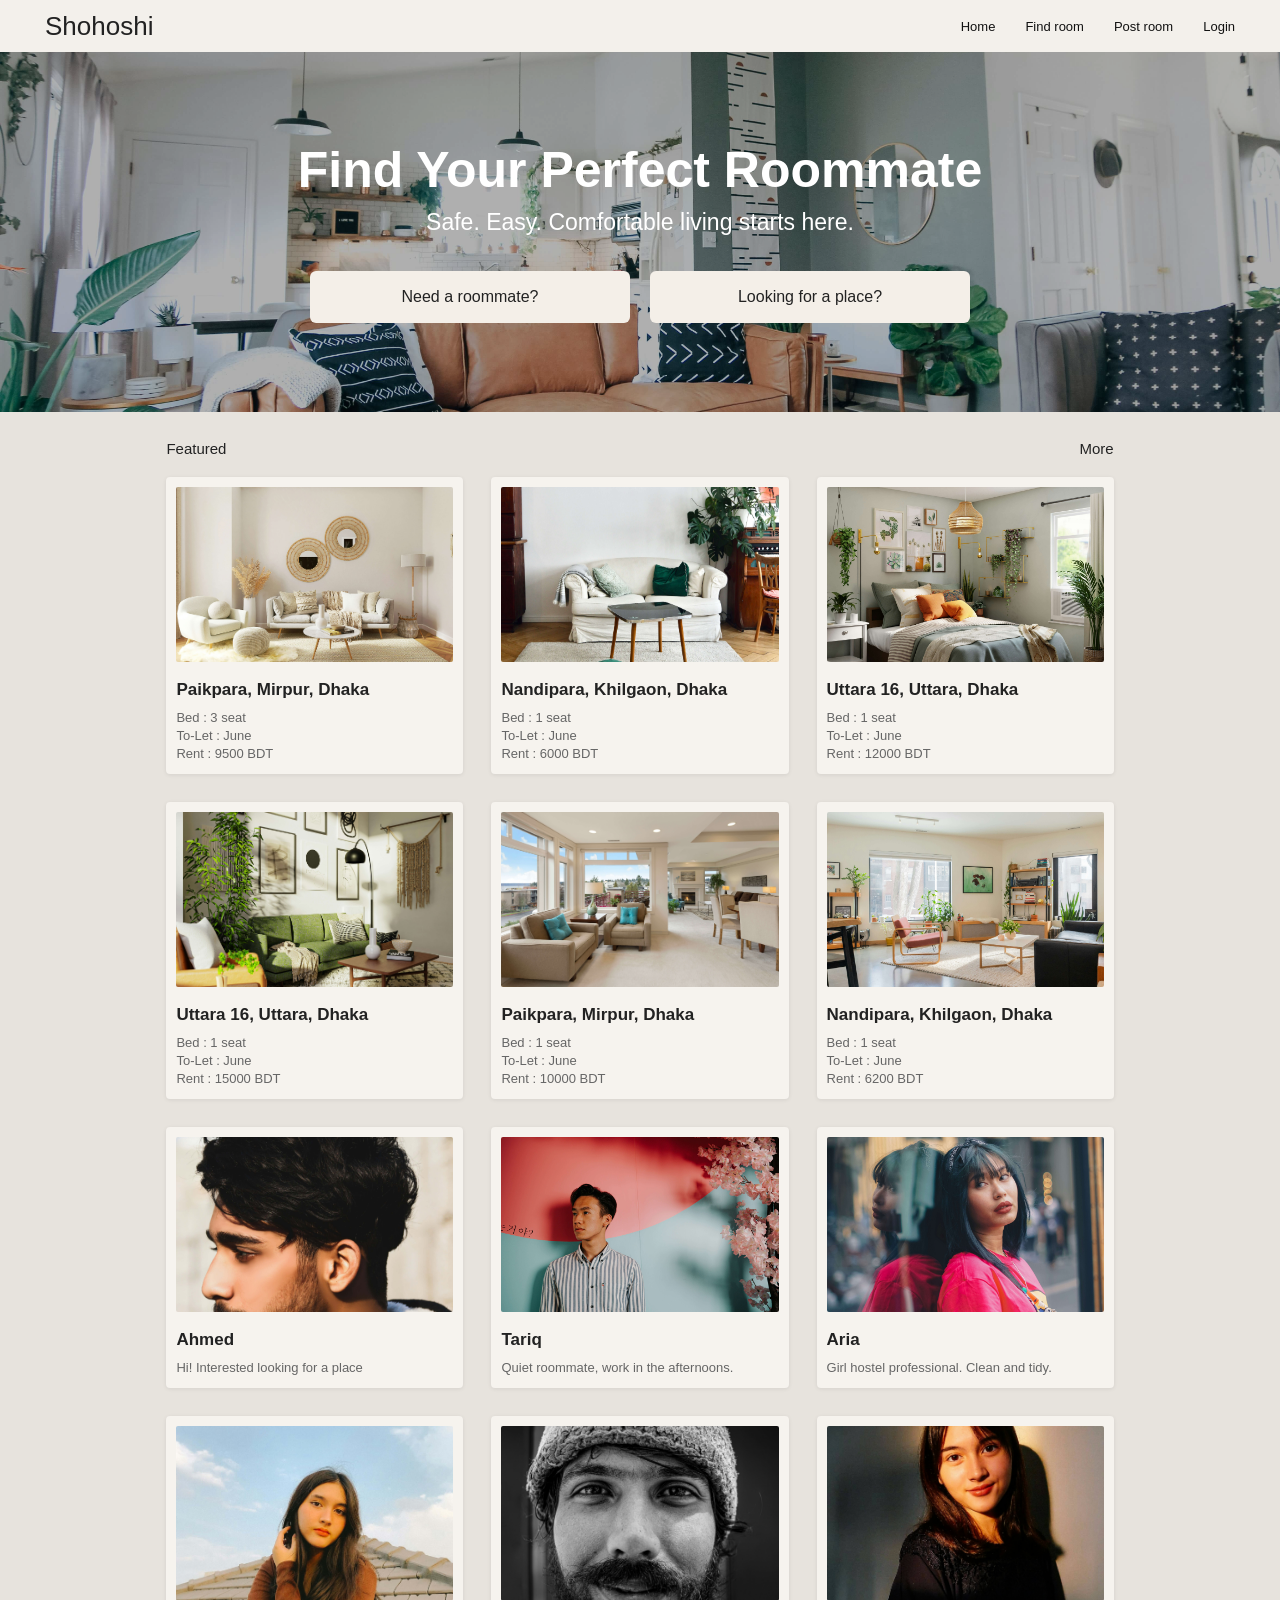
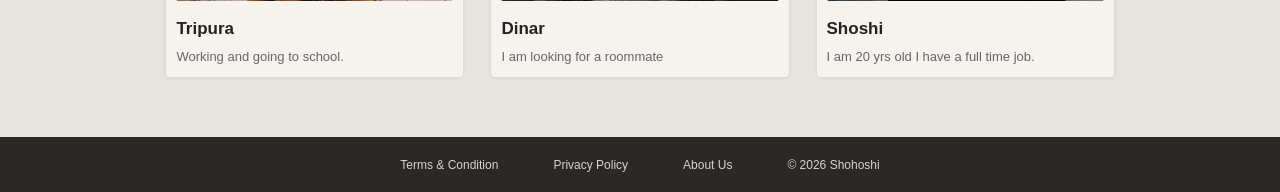
<file: index.html>
<!DOCTYPE html>
<html lang="en">
<head>
    <meta charset="UTF-8">
    <meta name="viewport" content="width=device-width, initial-scale=1.0">
    <title>Shohoshi</title>
    <link rel="stylesheet" href="index.css">
</head>
<body>

<!-- header -->

<div class="header">

    <div class="logo">
        Shohoshi
    </div>

    <div class="menu">
        <a href="index.html">Home</a>
        <a href="ROOMS.HTML">Find room</a>
        <a href="ROOMS.HTML">Post room</a>
        <a href="login.html">Login</a>
    </div>

</div>
<!-- banner -->
<div class="banner">

    <div class="overlay"></div>

    <img src="image/kara-eads-L7EwHkq1B2s-unsplash.jpg" alt="">

    <div class="bannercontent">

        <h1>Find Your Perfect Roommate</h1>

        <p>Safe. Easy. Comfortable living starts here.</p>

        <div class="searchbox">

            <div class="searchbtn">
                Need a roommate?
            </div>

            <div class="searchbtn">
                Looking for a place?
            </div>

        </div>

    </div>

</div>


<!-- featured -->

<div class="featuredhead">

    <div class="left">
        Featured
    </div>

    <div class="right">
        More
    </div>

</div>



<!-- rooncards -->

<div class="cardwrapper">

    <!-- card 1 -->

    <div class="card">

        <img src="image/spacejoy-c0JoR_-2x3E-unsplash.jpg" alt="">

        <div class="cardinfo">

            <h3>Paikpara, Mirpur, Dhaka</h3>

            <p>Bed : 3 seat</p>

            <p>To-Let : June</p>

            <p>Rent : 9500 BDT</p>

        </div>

    </div>


    <!-- CARD 2 -->

    <div class="card">

        <img src="image/julia-RuCVvjuyNeQ-unsplash.jpg" alt="">

        <div class="cardinfo">

            <h3>Nandipara, Khilgaon, Dhaka</h3>

            <p>Bed : 1 seat</p>

            <p>To-Let : June</p>

            <p>Rent : 6000 BDT</p>

        </div>

    </div>


    <!-- CARD 3 -->

    <div class="card">

        <img src="image/spacejoy-nEtpvJjnPVo-unsplash.jpg" alt="">

        <div class="cardinfo">

            <h3>Uttara 16, Uttara, Dhaka</h3>

            <p>Bed : 1 seat</p>

            <p>To-Let : June</p>

            <p>Rent : 12000 BDT</p>

        </div>

    </div>


    <!-- CARD 4 -->

    <div class="card">

        <img src="image/spacejoy-0JGRXomKXSw-unsplash.jpg" alt="">

        <div class="cardinfo">

            <h3>Uttara 16, Uttara, Dhaka</h3>

            <p>Bed : 1 seat</p>

            <p>To-Let : June</p>

            <p>Rent : 15000 BDT</p>

        </div>

    </div>


    <!-- CARD 5 -->

    <div class="card">

        <img src="image/francesca-tosolini-tHkJAMcO3QE-unsplash.jpg" alt="">

        <div class="cardinfo">

            <h3>Paikpara, Mirpur, Dhaka</h3>

            <p>Bed : 1 seat</p>

            <p>To-Let : June</p>

            <p>Rent : 10000 BDT</p>

        </div>

    </div>


    <!-- CARD 6 -->

    <div class="card">

        <img src="image/jon-stebbe-paydk0JcIOQ-unsplash.jpg" alt="">

        <div class="cardinfo">

            <h3>Nandipara, Khilgaon, Dhaka</h3>

            <p>Bed : 1 seat</p>

            <p>To-Let : June</p>

            <p>Rent : 6200 BDT</p>

        </div>

    </div>


    <!-- PERSON 1 -->

    <div class="card">

        <img src="image/ahmed-sheraz-QS5EXi_k3Ik-unsplash.jpg" alt="">

        <div class="cardinfo">

            <h3>Ahmed</h3>

            <p>Hi! Interested looking for a place</p>

        </div>

    </div>


    <!-- PERSON 2 -->

    <div class="card">

        <img src="image/himal-rana-w-X7HsQjvf4-unsplash.jpg" alt="">

        <div class="cardinfo">

            <h3>Tariq</h3>

            <p>Quiet roommate, work in the afternoons.</p>

        </div>

    </div>


    <!-- PERSON 3 -->

    <div class="card">

        <img src="image/airiz-Uj0nq-S5e2k-unsplash.jpg" alt="">

        <div class="cardinfo">

            <h3>Aria</h3>

            <p>Girl hostel professional. Clean and tidy.</p>

        </div>

    </div>


    <!-- PERSON 4 -->

    <div class="card">

        <img src="image/ary-pura-p028ezc_qOY-unsplash.jpg" alt="">

        <div class="cardinfo">

            <h3>Tripura</h3>

            <p>Working and going to school.</p>

        </div>

    </div>


    <!-- PERSON 5 -->

    <div class="card">

        <img src="image/arturo-madrid-Gc5mSOSpXWY-unsplash.jpg" alt="">

        <div class="cardinfo">

            <h3>Dinar</h3>

            <p>I am looking for a roommate</p>

        </div>

    </div>


    <!-- PERSON 6 -->

    <div class="card">

        <img src="image/ary-pura-T_x24y6onag-unsplash.jpg" alt="">

        <div class="cardinfo">

            <h3>Shoshi</h3>

            <p>I am 20 yrs old I have a full time job.</p>

        </div>

    </div>

</div>



<!-- FOOTER -->

<div class="footer">

    <div>Terms & Condition</div>
    <div>Privacy Policy</div>
    <div>About Us</div>
    <div>© 2026 Shohoshi</div>

</div>

</body>
</html>
</file>
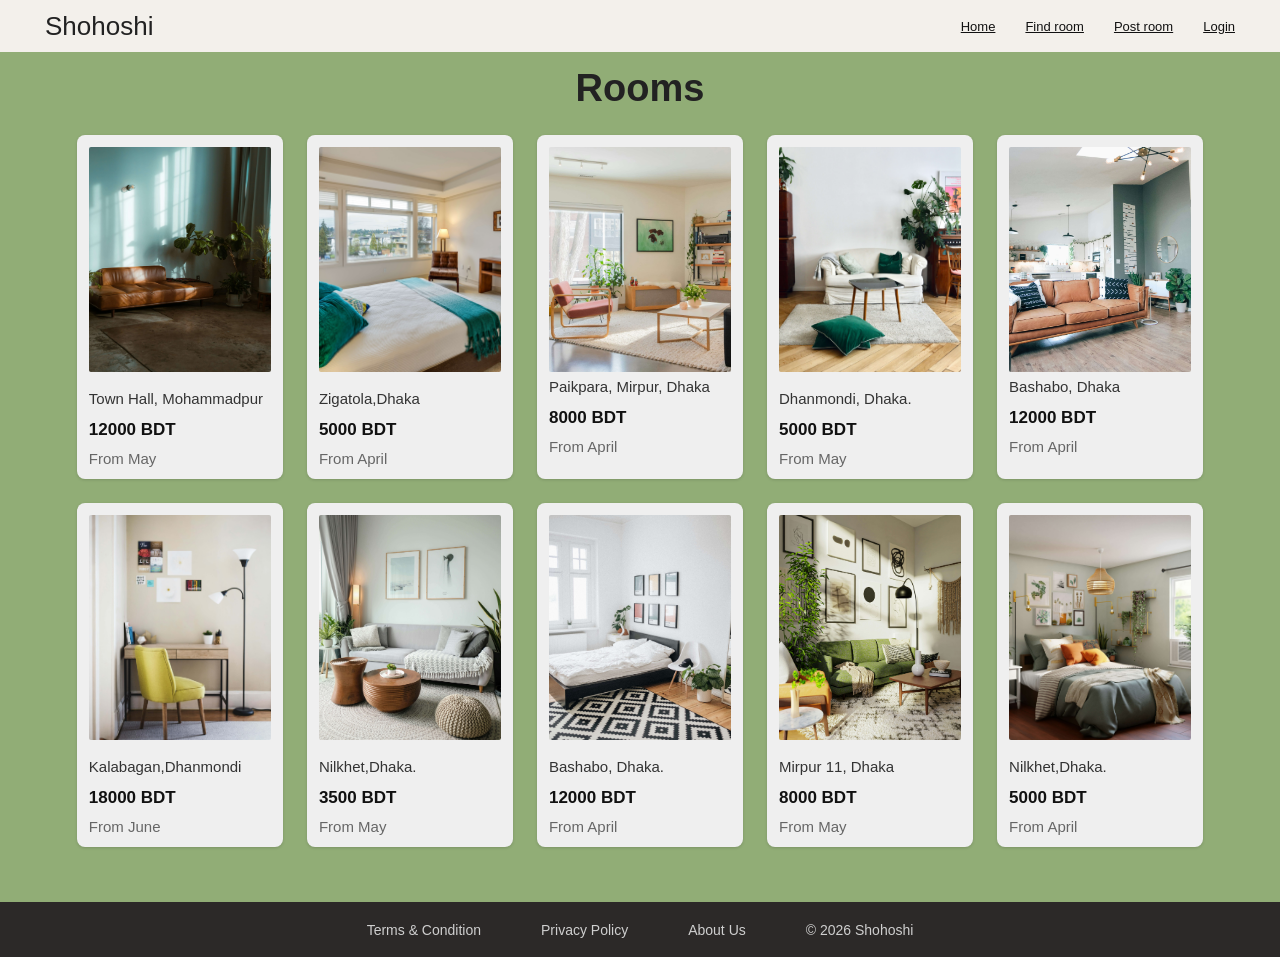
<file: ROOMS.HTML>
<!DOCTYPE html>
<html lang="en">
<head>
    <meta charset="UTF-8">
    <meta name="viewport" content="width=device-width, initial-scale=1.0">
    <title>Rooms</title>
    <link rel="stylesheet" href="ROOMS.CSS"> 
</head>
<body>
    <!-- header -->
    <div class="header">

    <div class="logo">
        Shohoshi
    </div>

    <div class="menu">
        <a href="index.html">Home</a>
        <a href="ROOMS.HTML">Find room</a>
        <a href="ROOMS.HTML">Post room</a>
        <a href="login.html">Login</a>
    </div>

</div>

<!-- title -->

<div class="title">
    <h1>Rooms</h1>
</div>

<!--ROOM CARDS -->
 

<div class="roomwrapper">

    <!-- CARD 1 -->
    <div class="roomcard">
        <img src="image/alen-kajtezovic-d5aIXRApA4k-unsplash.jpg" alt="">
        <div class="roominfo">
            <div class="location">Town Hall, Mohammadpur</div>
            <div class="price">12000 BDT</div>
            <div class="date">From May</div>
        </div>
    </div>

    <!-- CARD 2 -->
    <div class="roomcard">
        <img src="image/francesca-tosolini-w1RE0lBbREo-unsplash.jpg" alt="">
        <div class="roominfo">
            <div class="location">Zigatola,Dhaka</div>
            <div class="price">5000 BDT</div>
            <div class="date">From April</div>
        </div>
    </div>

    <!-- CARD 3 -->
    <div class="roomcard">
        <img src="image/jon-stebbe-paydk0JcIOQ-unsplash.jpg" alt="">
        <div class="room-info">
            <div class="location">Paikpara, Mirpur, Dhaka</div>
            <div class="price">8000 BDT</div>
            <div class="date">From April</div>
        </div>
    </div>

    <!-- CARD 4 -->
    <div class="roomcard">
        <img src="image/julia-RuCVvjuyNeQ-unsplash.jpg" alt="">
        <div class="roominfo">
            <div class="location">Dhanmondi, Dhaka.</div>
            <div class="price">5000 BDT</div>
            <div class="date">From May</div>
        </div>
    </div>

    <!-- CARD 5 -->
    <div class="roomcard">
        <img src="image/kara-eads-L7EwHkq1B2s-unsplash.jpg" alt="">
        <div class="room-info">
            <div class="location">Bashabo, Dhaka</div>
            <div class="price">12000 BDT</div>
            <div class="date">From April</div>
        </div>
    </div>

    <!-- CARD 6 -->
    <div class="roomcard">
        <img src="image/kari-shea-tOVmshavtoo-unsplash.jpg" alt="">
        <div class="roominfo">
            <div class="location">Kalabagan,Dhanmondi</div>
            <div class="price">18000 BDT</div>
            <div class="date">From June</div>
        </div>
    </div>

    <!-- CARD 7 -->
    <div class="roomcard">
        <img src="image/minh-pham-OtXADkUh3-I-unsplash.jpg" alt="">
        <div class="roominfo">
            <div class="location">Nilkhet,Dhaka.</div>
            <div class="price">3500 BDT</div>
            <div class="date">From May</div>
        </div>
    </div>

    <!-- CARD 8 -->
    <div class="roomcard">
        <img src="image/sonnie-hiles-DhFHtkECn7Q-unsplash.jpg" alt="">
        <div class="roominfo">
            <div class="location">Bashabo, Dhaka.</div>
            <div class="price">12000 BDT</div>
            <div class="date">From April</div>
        </div>
    </div>

    <!-- CARD 9 -->
    <div class="roomcard">
        <img src="image/spacejoy-0JGRXomKXSw-unsplash.jpg" alt="">
        <div class="roominfo">
            <div class="location">Mirpur 11, Dhaka</div>
            <div class="price">8000 BDT</div>
            <div class="date">From May</div>
        </div>
    </div>

    <!-- CARD 10 -->
    <div class="roomcard">
        <img src="image/spacejoy-nEtpvJjnPVo-unsplash.jpg" alt="">
        <div class="roominfo">
            <div class="location">Nilkhet,Dhaka.</div>
            <div class="price">5000 BDT</div>
            <div class="date">From April</div>
        </div>
    </div>

</div>

<!-- FOOTER -->

<div class="footer">

    <div>Terms & Condition</div>
    <div>Privacy Policy</div>
    <div>About Us</div>
    <div>© 2026 Shohoshi</div>

</div>
    
</body>
</html>
</file>
<file: index.css>
*{margin:0;
    padding:0;
    box-sizing:border-box;
    font-family:Arial, Helvetica, sans-serif;}

body{background:#e7e3dd;}
/* header */
.header{ width:100%;
    height:52px;
    background:#f3f0eb;
    display:flex;
    align-items:center;
    justify-content:space-between;
    padding:0 45px;}
.logo{font-size:26px;
    font-weight:500;
    color:#222;}
.menu{display:flex;
    gap:30px;}
.menu a{text-decoration:none;
    color:#111;
    font-size:13px;}

/* banner */
.banner{width:100%;
    height:360px;
    position:relative;
    overflow:hidden;}
.banner img{ width:100%;
    height:100%;
    object-fit:cover;}
.overlay{width:100%;
    height:100%;
    background:rgba(0,0,0,0.30);
    position:absolute;
    top:0;
    left:0;}
.bannercontent{ width:100%;
    position:absolute;
    top:50%;
    left:50%;
    transform:translate(-50%,-50%);
    text-align:center;
    color:white;}
.bannercontent h1{font-size:50px;
    font-weight:700;
    margin-bottom:10px;}
.bannercontent p{font-size:23px;
    margin-bottom:35px;}

/* search */
.searchbox{display:flex;
    justify-content:center;
    gap:20px;}
.searchbtn{width:320px;
    height:52px;
    background:#f4efe8;
    border-radius:6px;
    display:flex;
    align-items:center;
    justify-content:center;
    color:#222;
    font-size:16px;
    font-weight:500;
    cursor:pointer;
    transition:0.3s;}
/* featured */
.featuredhead
{width:74%;
    margin:auto;
    display:flex;
    justify-content:space-between;
    padding-top:28px;
    padding-bottom:20px;
    color:#222;
    font-size:15px;
    font-weight:500;}

/* c */
.cardwrapper{width:74%;
    margin:auto;
    display:grid;
    grid-template-columns:repeat(3, 1fr);
    gap:28px;
    padding-bottom:60px;}
.card{ background:#f6f3ee;
    border-radius:4px;
    padding:10px;
    box-shadow:0 1px 4px rgba(0,0,0,0.08);}
.card img{width:100%;
    height:175px;
    object-fit:cover;
    border-radius:2px;}
.cardinfo{padding-top:12px;}
.cardinfo h3{font-size:17px;
    line-height:24px;
    color:#222;
    margin-bottom:8px;}
.cardinfo p{font-size:13px;
    color:#666;
    margin-bottom:3px;}

/* footer */
.footer{width:100%;
    height:55px;
    background:#2b2828;
    display:flex;
    align-items:center;
    justify-content:center;
    gap:55px;
    color:#d4d4d4;
    font-size:12px;}
</file>
<file: ROOMS.CSS>
*{ margin:0;
    padding:0;
    box-sizing:border-box;
    font-family:Arial, Helvetica, sans-serif;}

body{background:#91ad76;}

/* header */

.header{width:100%;
    height: 52px;
    background:#f3f0eb;
    display:flex;
    align-items:center;
    justify-content:space-between;
    padding:0 45px;}

.logo{font-size:26px;
    color:#222;
    font-weight:500;}

.menu{display:flex;
    gap:30px;}

.menu a{color:#111;
    font-size:13px;}

/* roomcard */

.title{
text-align:center;
    margin-top:15px;
    margin-bottom:25px;}

.title h1{font-size:38px;
    color:#222;
    font-weight:700;}

    .roomcard{background:#efefef;
    border-radius:8px;
    padding:12px;
    box-shadow:0 1px 3px rgba(0,0,0,0.15);}

.roomcard img{width:100%;
    height:225px;
    object-fit:cover;
    border-radius:2px;}

.roominfo{margin-top:12px;}

.location{font-size:15px;
    color:#333;
    margin-bottom:10px;
    line-height:22px;}

.price{font-size:17px;
    font-weight:700;
    color:#111;
    margin-bottom:10px;}

.date{ font-size:15px;
    color:#666;}

/*  r area  */

.roomwrapper{ width:88%;
    margin:auto;

    display:grid;
    grid-template-columns:repeat(5, 1fr);
    gap:24px;
    padding-bottom:55px;}



/*footer */

.footer{ width:100%;
    height:55px;
    background:#2c2928;
    display:flex;
    align-items:center;
    justify-content:center;
    gap:60px;
    color:#cfcfcf;
    font-size:14px;}
</file>
